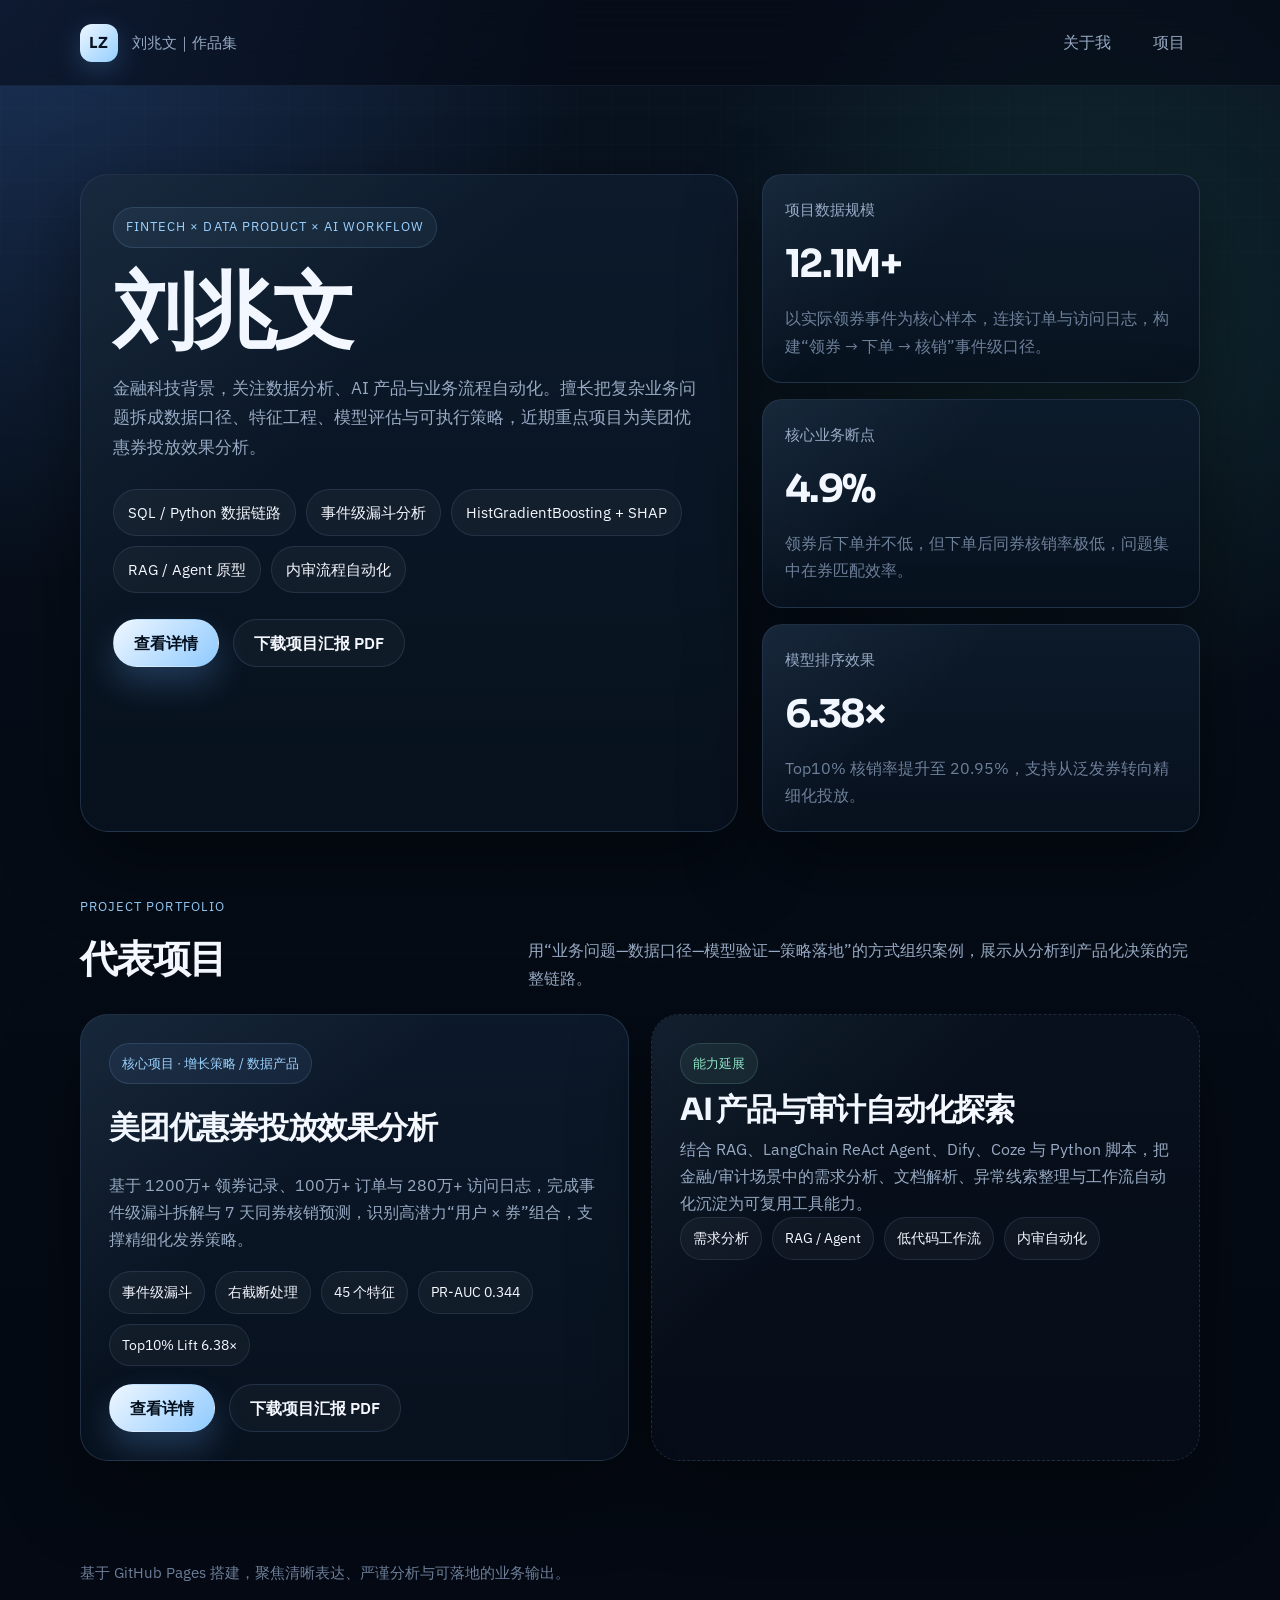
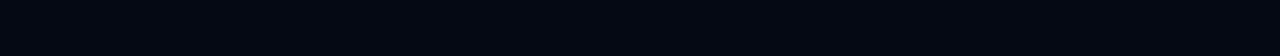
<file: index.html>
<!DOCTYPE html>
<html lang="zh-CN">
  <head>
    <meta charset="UTF-8" />
    <meta name="viewport" content="width=device-width, initial-scale=1.0" />
    <title>刘兆文｜数据分析 / AI 产品 / 内审自动化</title>
    <meta
      name="description"
      content="刘兆文的个人作品集，聚焦数据分析、AI 产品与业务流程自动化，重点展示美团优惠券投放效果分析项目。"
    />
    <link rel="preconnect" href="https://fonts.googleapis.com" />
    <link rel="preconnect" href="https://fonts.gstatic.com" crossorigin />
    <link
      href="https://fonts.googleapis.com/css2?family=IBM+Plex+Sans:wght@400;500;600;700&family=IBM+Plex+Sans+SC:wght@400;500;600;700&family=Sora:wght@500;600;700;800&display=swap"
      rel="stylesheet"
    />
    <link rel="stylesheet" href="./style.css" />
  </head>
  <body>
    <header class="topbar">
      <div class="topbar-inner">
        <a class="brand" href="./index.html" aria-label="返回首页">
          <span class="brand-mark">LZ</span>
          <span>刘兆文｜作品集</span>
        </a>
        <nav class="nav-links" aria-label="主导航">
          <a class="nav-link" href="#about">关于我</a>
          <a class="nav-link" href="#projects">项目</a>
        </nav>
      </div>
    </header>

    <main class="page-shell">
      <section class="hero" id="about">
        <div class="hero-grid">
          <article class="hero-panel">
            <span class="eyebrow">FinTech × Data Product × AI Workflow</span>
            <h1>刘兆文</h1>
            <p class="headline-subtitle">
              金融科技背景，关注数据分析、AI 产品与业务流程自动化。擅长把复杂业务问题拆成数据口径、特征工程、模型评估与可执行策略，近期重点项目为美团优惠券投放效果分析。
            </p>
            <div class="pill-row" aria-label="能力标签">
              <span class="pill">SQL / Python 数据链路</span>
              <span class="pill">事件级漏斗分析</span>
              <span class="pill">HistGradientBoosting + SHAP</span>
              <span class="pill">RAG / Agent 原型</span>
              <span class="pill">内审流程自动化</span>
            </div>
            <div class="action-row">
              <a class="button" href="./projects/waimai-coupon/index.html">查看详情</a>
              <a class="button-secondary" href="./meituan-coupon-presentation.pdf" target="_blank" rel="noopener noreferrer">下载项目汇报 PDF</a>
            </div>
          </article>

          <aside class="hero-stats" aria-label="项目概览信息">
            <section class="metric-card">
              <span class="metric-label">项目数据规模</span>
              <span class="metric-value">12.1M+</span>
              <p class="metric-note">以实际领券事件为核心样本，连接订单与访问日志，构建“领券 → 下单 → 核销”事件级口径。</p>
            </section>
            <section class="metric-card">
              <span class="metric-label">核心业务断点</span>
              <span class="metric-value">4.9%</span>
              <p class="metric-note">领券后下单并不低，但下单后同券核销率极低，问题集中在券匹配效率。</p>
            </section>
            <section class="metric-card">
              <span class="metric-label">模型排序效果</span>
              <span class="metric-value">6.38×</span>
              <p class="metric-note">Top10% 核销率提升至 20.95%，支持从泛发券转向精细化投放。</p>
            </section>
          </aside>
        </div>
      </section>

      <section class="section" id="projects">
        <div class="section-heading">
          <div>
            <p class="section-kicker">Project Portfolio</p>
            <h2 class="section-title">代表项目</h2>
          </div>
          <p class="section-copy">
            用“业务问题—数据口径—模型验证—策略落地”的方式组织案例，展示从分析到产品化决策的完整链路。
          </p>
        </div>

        <div class="project-grid">
          <article class="project-card glass-card">
            <span class="card-tag">核心项目 · 增长策略 / 数据产品</span>
            <h3 class="card-title">美团优惠券投放效果分析</h3>
            <p class="card-copy">
              基于 1200万+ 领券记录、100万+ 订单与 280万+ 访问日志，完成事件级漏斗拆解与 7 天同券核销预测，识别高潜力“用户 × 券”组合，支撑精细化发券策略。
            </p>
            <div class="card-points" aria-label="项目亮点">
              <span class="card-point">事件级漏斗</span>
              <span class="card-point">右截断处理</span>
              <span class="card-point">45 个特征</span>
              <span class="card-point">PR-AUC 0.344</span>
              <span class="card-point">Top10% Lift 6.38×</span>
            </div>
            <div class="action-row">
              <a class="button" href="./projects/waimai-coupon/index.html">查看详情</a>
              <a class="button-secondary" href="./meituan-coupon-presentation.pdf" target="_blank" rel="noopener noreferrer">下载项目汇报 PDF</a>
            </div>
          </article>

          <article class="placeholder-card">
            <span class="placeholder-state">能力延展</span>
            <h3 class="card-title">AI 产品与审计自动化探索</h3>
            <p class="card-copy">
              结合 RAG、LangChain ReAct Agent、Dify、Coze 与 Python 脚本，把金融/审计场景中的需求分析、文档解析、异常线索整理与工作流自动化沉淀为可复用工具能力。
            </p>
            <div class="card-points" aria-label="能力标签">
              <span class="card-point">需求分析</span>
              <span class="card-point">RAG / Agent</span>
              <span class="card-point">低代码工作流</span>
              <span class="card-point">内审自动化</span>
            </div>
          </article>
        </div>
      </section>
    </main>

    <footer class="page-shell footer">
      <p>基于 GitHub Pages 搭建，聚焦清晰表达、严谨分析与可落地的业务输出。</p>
    </footer>
  </body>
</html>
</file>
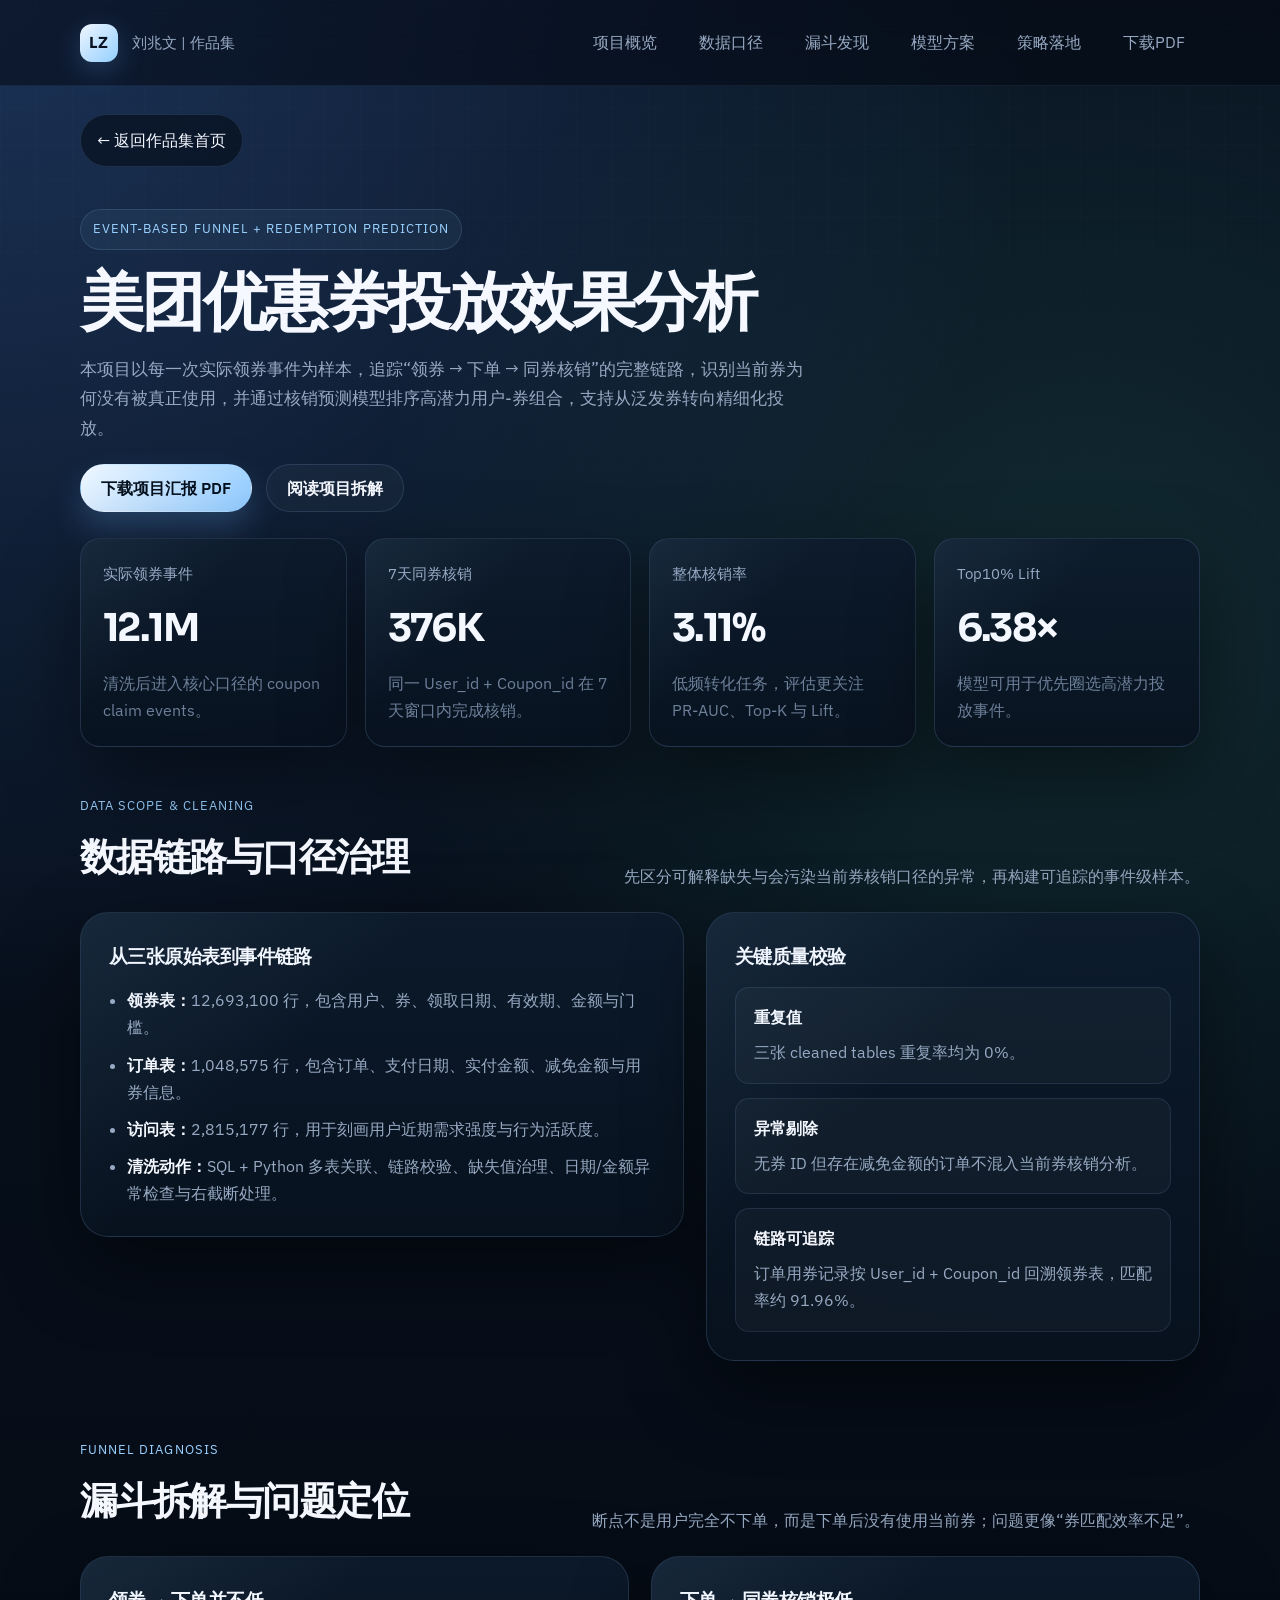
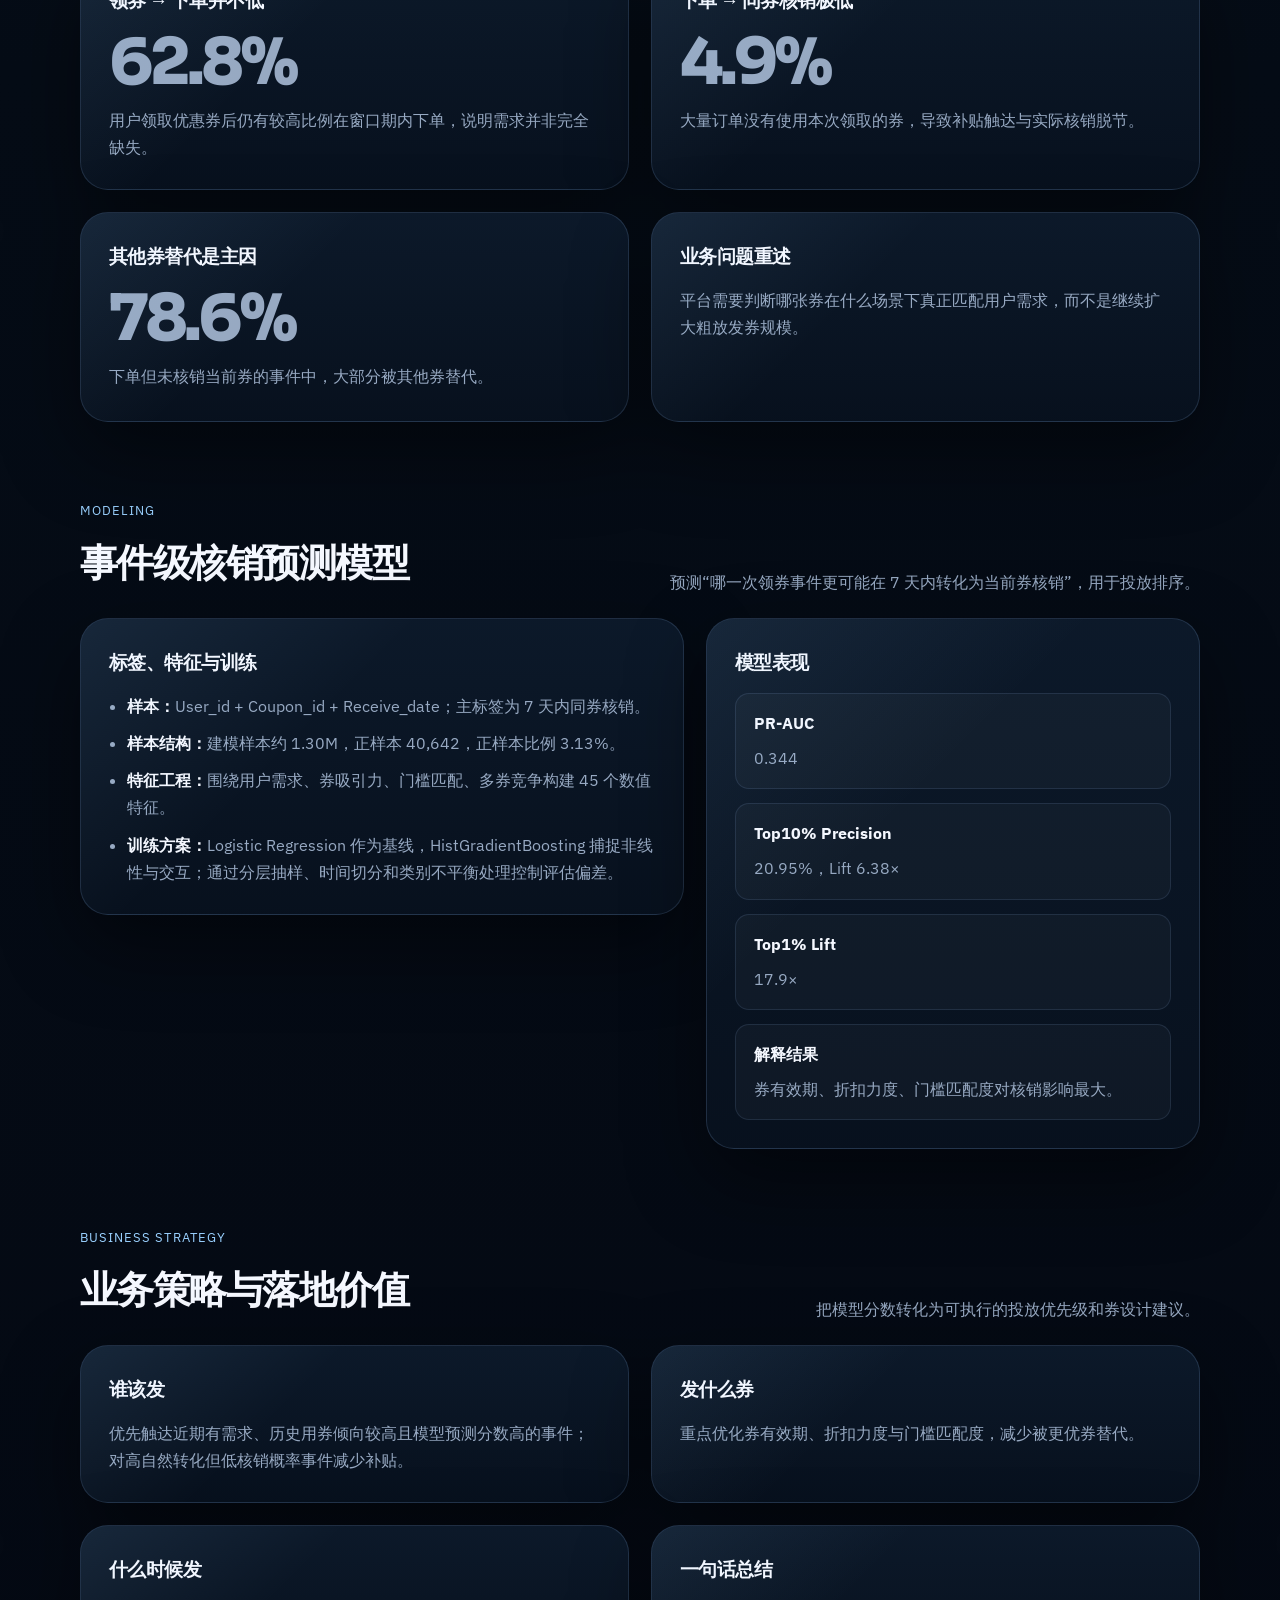
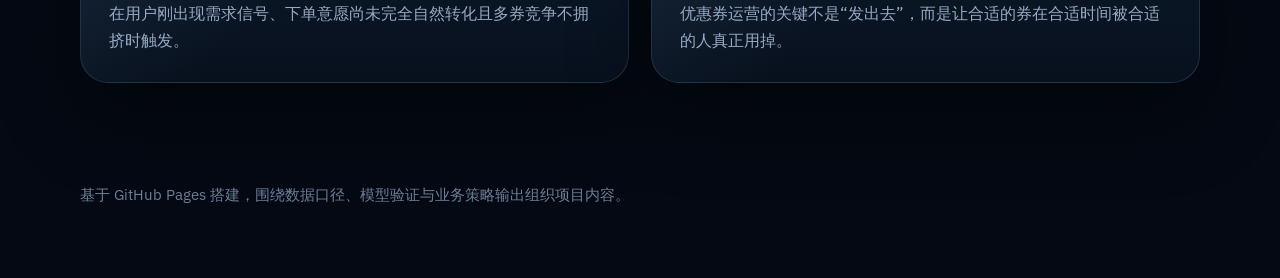
<file: projects/waimai-coupon/index.html>
<!DOCTYPE html>
<html lang="zh-CN">
<head>
  <meta charset="UTF-8" />
  <meta name="viewport" content="width=device-width, initial-scale=1.0" />
  <title>美团优惠券投放效果分析 | 刘兆文</title>
  <meta name="description" content="从事件级漏斗到核销预测模型：识别高潜力用户-券组合，实现精细化运营。" />
  <link rel="preconnect" href="https://fonts.googleapis.com" />
  <link rel="preconnect" href="https://fonts.gstatic.com" crossorigin />
  <link href="https://fonts.googleapis.com/css2?family=IBM+Plex+Sans:wght@400;500;600;700&family=IBM+Plex+Sans+SC:wght@400;500;600;700&family=Sora:wght@500;600;700;800&display=swap" rel="stylesheet" />
  <link rel="stylesheet" href="../../style.css" />
</head>
<body>
  <header class="topbar">
    <div class="topbar-inner">
      <a class="brand" href="../../index.html" aria-label="返回首页"><span class="brand-mark">LZ</span><span>刘兆文 | 作品集</span></a>
      <nav class="nav-links" aria-label="项目导航">
        <a class="nav-link" href="#overview">项目概览</a>
        <a class="nav-link" href="#data">数据口径</a>
        <a class="nav-link" href="#funnel">漏斗发现</a>
        <a class="nav-link" href="#model">模型方案</a>
        <a class="nav-link" href="#strategy">策略落地</a>
        <a class="nav-link" href="../../meituan-coupon-presentation.pdf" target="_blank" rel="noopener noreferrer">下载PDF</a>
      </nav>
    </div>
  </header>

  <main class="page-shell">
    <div class="back-link"><a href="../../index.html">← 返回作品集首页</a></div>

    <section class="page-hero" id="overview">
      <span class="eyebrow">Event-Based Funnel + Redemption Prediction</span>
      <h1 class="page-title project-page-title">美团优惠券投放效果分析</h1>
      <p class="page-intro">本项目以每一次实际领券事件为样本，追踪“领券 → 下单 → 同券核销”的完整链路，识别当前券为何没有被真正使用，并通过核销预测模型排序高潜力用户-券组合，支持从泛发券转向精细化投放。</p>
      <div class="action-row presentation-actions" style="margin-top:22px;">
        <a class="button" href="../../meituan-coupon-presentation.pdf" target="_blank" rel="noopener noreferrer">下载项目汇报 PDF</a>
        <a class="button-secondary" href="#data">阅读项目拆解</a>
      </div>
      <div class="highlight-bar highlight-bar-four">
        <section class="metric-card"><span class="metric-label">实际领券事件</span><span class="metric-value">12.1M</span><p class="metric-note">清洗后进入核心口径的 coupon claim events。</p></section>
        <section class="metric-card"><span class="metric-label">7天同券核销</span><span class="metric-value">376K</span><p class="metric-note">同一 User_id + Coupon_id 在 7 天窗口内完成核销。</p></section>
        <section class="metric-card"><span class="metric-label">整体核销率</span><span class="metric-value">3.11%</span><p class="metric-note">低频转化任务，评估更关注 PR-AUC、Top-K 与 Lift。</p></section>
        <section class="metric-card"><span class="metric-label">Top10% Lift</span><span class="metric-value">6.38×</span><p class="metric-note">模型可用于优先圈选高潜力投放事件。</p></section>
      </div>
    </section>

    <section class="section" id="data">
      <div class="section-heading"><div><p class="section-kicker">Data Scope & Cleaning</p><h2 class="section-title">数据链路与口径治理</h2></div><p class="section-copy">先区分可解释缺失与会污染当前券核销口径的异常，再构建可追踪的事件级样本。</p></div>
      <div class="detail-grid">
        <article class="section-card"><h3>从三张原始表到事件链路</h3><ul><li><strong>领券表：</strong>12,693,100 行，包含用户、券、领取日期、有效期、金额与门槛。</li><li><strong>订单表：</strong>1,048,575 行，包含订单、支付日期、实付金额、减免金额与用券信息。</li><li><strong>访问表：</strong>2,815,177 行，用于刻画用户近期需求强度与行为活跃度。</li><li><strong>清洗动作：</strong>SQL + Python 多表关联、链路校验、缺失值治理、日期/金额异常检查与右截断处理。</li></ul></article>
        <aside class="section-card"><h3>关键质量校验</h3><div class="data-points"><div class="data-point"><strong>重复值</strong>三张 cleaned tables 重复率均为 0%。</div><div class="data-point"><strong>异常剔除</strong>无券 ID 但存在减免金额的订单不混入当前券核销分析。</div><div class="data-point"><strong>链路可追踪</strong>订单用券记录按 User_id + Coupon_id 回溯领券表，匹配率约 91.96%。</div></div></aside>
      </div>
    </section>

    <section class="section" id="funnel">
      <div class="section-heading"><div><p class="section-kicker">Funnel Diagnosis</p><h2 class="section-title">漏斗拆解与问题定位</h2></div><p class="section-copy">断点不是用户完全不下单，而是下单后没有使用当前券；问题更像“券匹配效率不足”。</p></div>
      <div class="insight-grid">
        <article class="section-card insight-card-strong"><h3>领券 → 下单并不低</h3><p class="mega-number">62.8%</p><p>用户领取优惠券后仍有较高比例在窗口期内下单，说明需求并非完全缺失。</p></article>
        <article class="section-card insight-card-strong"><h3>下单 → 同券核销极低</h3><p class="mega-number">4.9%</p><p>大量订单没有使用本次领取的券，导致补贴触达与实际核销脱节。</p></article>
        <article class="section-card insight-card-strong"><h3>其他券替代是主因</h3><p class="mega-number">78.6%</p><p>下单但未核销当前券的事件中，大部分被其他券替代。</p></article>
        <article class="section-card insight-card-strong"><h3>业务问题重述</h3><p>平台需要判断哪张券在什么场景下真正匹配用户需求，而不是继续扩大粗放发券规模。</p></article>
      </div>
    </section>

    <section class="section" id="model">
      <div class="section-heading"><div><p class="section-kicker">Modeling</p><h2 class="section-title">事件级核销预测模型</h2></div><p class="section-copy">预测“哪一次领券事件更可能在 7 天内转化为当前券核销”，用于投放排序。</p></div>
      <div class="detail-grid">
        <article class="section-card"><h3>标签、特征与训练</h3><ul><li><strong>样本：</strong>User_id + Coupon_id + Receive_date；主标签为 7 天内同券核销。</li><li><strong>样本结构：</strong>建模样本约 1.30M，正样本 40,642，正样本比例 3.13%。</li><li><strong>特征工程：</strong>围绕用户需求、券吸引力、门槛匹配、多券竞争构建 45 个数值特征。</li><li><strong>训练方案：</strong>Logistic Regression 作为基线，HistGradientBoosting 捕捉非线性与交互；通过分层抽样、时间切分和类别不平衡处理控制评估偏差。</li></ul></article>
        <aside class="section-card"><h3>模型表现</h3><div class="data-points"><div class="data-point"><strong>PR-AUC</strong>0.344</div><div class="data-point"><strong>Top10% Precision</strong>20.95%，Lift 6.38×</div><div class="data-point"><strong>Top1% Lift</strong>17.9×</div><div class="data-point"><strong>解释结果</strong>券有效期、折扣力度、门槛匹配度对核销影响最大。</div></div></aside>
      </div>
    </section>

    <section class="section" id="strategy">
      <div class="section-heading"><div><p class="section-kicker">Business Strategy</p><h2 class="section-title">业务策略与落地价值</h2></div><p class="section-copy">把模型分数转化为可执行的投放优先级和券设计建议。</p></div>
      <div class="insight-grid">
        <article class="section-card"><h3>谁该发</h3><p>优先触达近期有需求、历史用券倾向较高且模型预测分数高的事件；对高自然转化但低核销概率事件减少补贴。</p></article>
        <article class="section-card"><h3>发什么券</h3><p>重点优化券有效期、折扣力度与门槛匹配度，减少被更优券替代。</p></article>
        <article class="section-card"><h3>什么时候发</h3><p>在用户刚出现需求信号、下单意愿尚未完全自然转化且多券竞争不拥挤时触发。</p></article>
        <article class="section-card"><h3>一句话总结</h3><p>优惠券运营的关键不是“发出去”，而是让合适的券在合适时间被合适的人真正用掉。</p></article>
      </div>
    </section>
  </main>

  <footer class="page-shell footer"><p>基于 GitHub Pages 搭建，围绕数据口径、模型验证与业务策略输出组织项目内容。</p></footer>
</body>
</html>
</file>
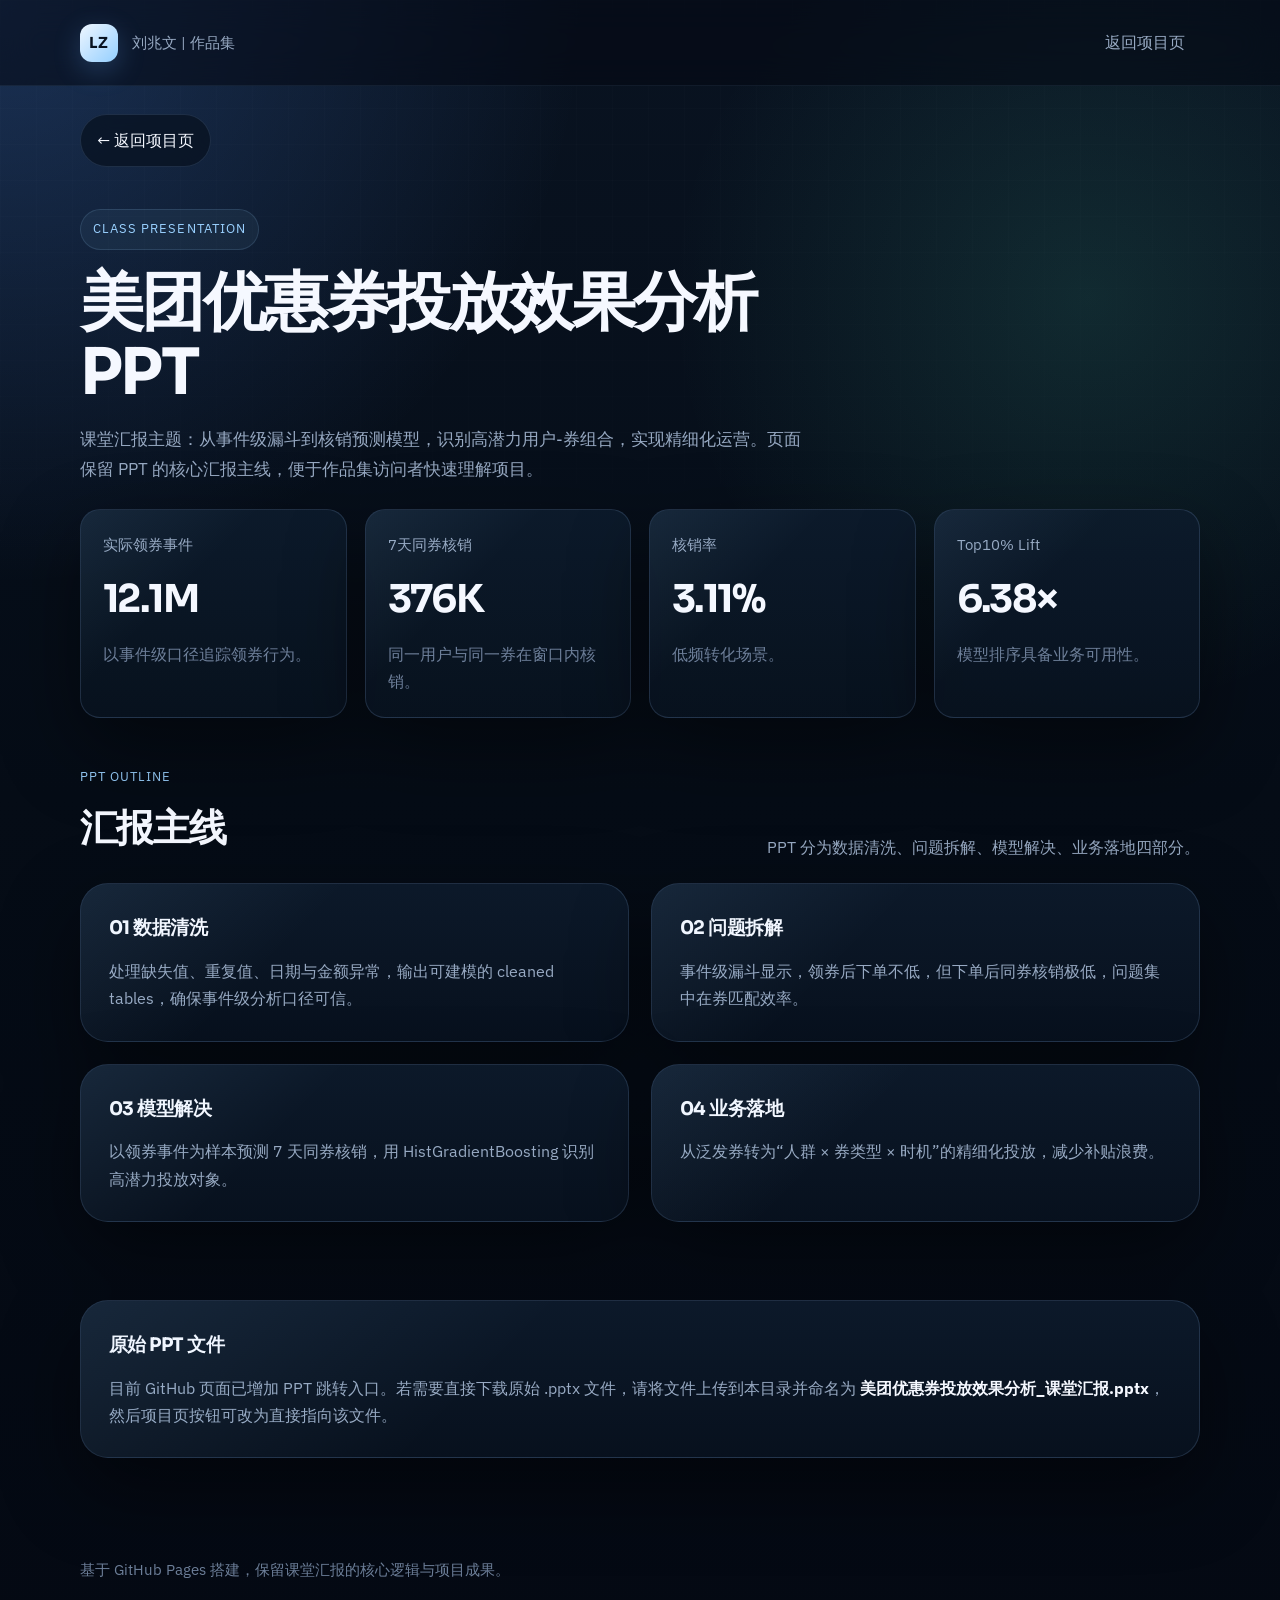
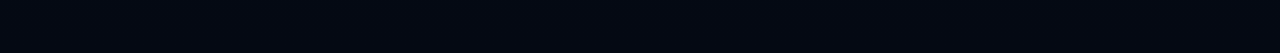
<file: projects/waimai-coupon/slides.html>
<!DOCTYPE html>
<html lang="zh-CN">
<head>
  <meta charset="UTF-8" />
  <meta name="viewport" content="width=device-width, initial-scale=1.0" />
  <title>美团优惠券投放效果分析 PPT | 刘兆文</title>
  <meta name="description" content="美团优惠券投放效果分析课堂汇报 PPT 入口。" />
  <link rel="preconnect" href="https://fonts.googleapis.com" />
  <link rel="preconnect" href="https://fonts.gstatic.com" crossorigin />
  <link href="https://fonts.googleapis.com/css2?family=IBM+Plex+Sans:wght@400;500;600;700&family=IBM+Plex+Sans+SC:wght@400;500;600;700&family=Sora:wght@500;600;700;800&display=swap" rel="stylesheet" />
  <link rel="stylesheet" href="../../style.css" />
</head>
<body>
  <header class="topbar">
    <div class="topbar-inner">
      <a class="brand" href="../../index.html" aria-label="返回首页"><span class="brand-mark">LZ</span><span>刘兆文 | 作品集</span></a>
      <nav class="nav-links" aria-label="页面导航">
        <a class="nav-link" href="./index.html">返回项目页</a>
      </nav>
    </div>
  </header>

  <main class="page-shell">
    <div class="back-link"><a href="./index.html">← 返回项目页</a></div>

    <section class="page-hero">
      <span class="eyebrow">Class Presentation</span>
      <h1 class="page-title project-page-title">美团优惠券投放效果分析 PPT</h1>
      <p class="page-intro">课堂汇报主题：从事件级漏斗到核销预测模型，识别高潜力用户-券组合，实现精细化运营。页面保留 PPT 的核心汇报主线，便于作品集访问者快速理解项目。</p>
      <div class="highlight-bar highlight-bar-four">
        <section class="metric-card"><span class="metric-label">实际领券事件</span><span class="metric-value">12.1M</span><p class="metric-note">以事件级口径追踪领券行为。</p></section>
        <section class="metric-card"><span class="metric-label">7天同券核销</span><span class="metric-value">376K</span><p class="metric-note">同一用户与同一券在窗口内核销。</p></section>
        <section class="metric-card"><span class="metric-label">核销率</span><span class="metric-value">3.11%</span><p class="metric-note">低频转化场景。</p></section>
        <section class="metric-card"><span class="metric-label">Top10% Lift</span><span class="metric-value">6.38×</span><p class="metric-note">模型排序具备业务可用性。</p></section>
      </div>
    </section>

    <section class="section">
      <div class="section-heading"><div><p class="section-kicker">PPT Outline</p><h2 class="section-title">汇报主线</h2></div><p class="section-copy">PPT 分为数据清洗、问题拆解、模型解决、业务落地四部分。</p></div>
      <div class="insight-grid">
        <article class="section-card"><h3>01 数据清洗</h3><p>处理缺失值、重复值、日期与金额异常，输出可建模的 cleaned tables，确保事件级分析口径可信。</p></article>
        <article class="section-card"><h3>02 问题拆解</h3><p>事件级漏斗显示，领券后下单不低，但下单后同券核销极低，问题集中在券匹配效率。</p></article>
        <article class="section-card"><h3>03 模型解决</h3><p>以领券事件为样本预测 7 天同券核销，用 HistGradientBoosting 识别高潜力投放对象。</p></article>
        <article class="section-card"><h3>04 业务落地</h3><p>从泛发券转为“人群 × 券类型 × 时机”的精细化投放，减少补贴浪费。</p></article>
      </div>
    </section>

    <section class="section">
      <article class="section-card">
        <h3>原始 PPT 文件</h3>
        <p>目前 GitHub 页面已增加 PPT 跳转入口。若需要直接下载原始 .pptx 文件，请将文件上传到本目录并命名为 <strong>美团优惠券投放效果分析_课堂汇报.pptx</strong>，然后项目页按钮可改为直接指向该文件。</p>
      </article>
    </section>
  </main>

  <footer class="page-shell footer"><p>基于 GitHub Pages 搭建，保留课堂汇报的核心逻辑与项目成果。</p></footer>
</body>
</html>
</file>
<file: style.css>
:root {
  --bg: #07111f;
  --bg-elevated: rgba(10, 22, 38, 0.78);
  --bg-soft: rgba(118, 166, 255, 0.08);
  --surface: rgba(11, 23, 37, 0.92);
  --surface-strong: #0d1b2c;
  --border: rgba(157, 196, 255, 0.16);
  --border-strong: rgba(157, 196, 255, 0.3);
  --text: #f5f8ff;
  --text-muted: #97a9c2;
  --text-subtle: #6d7f99;
  --accent: #9ad1ff;
  --accent-strong: #6cb4ff;
  --accent-glow: rgba(108, 180, 255, 0.18);
  --success: #8be3c0;
  --shadow: 0 30px 80px rgba(0, 0, 0, 0.45);
  --radius-xl: 28px;
  --radius-lg: 20px;
  --radius-md: 14px;
  --radius-sm: 10px;
  --font-display: "Sora", "Avenir Next", "PingFang SC", "Microsoft YaHei", sans-serif;
  --font-body: "IBM Plex Sans", "IBM Plex Sans SC", "PingFang SC", "Hiragino Sans GB", sans-serif;
  --container: 1120px;
}

*,
*::before,
*::after {
  box-sizing: border-box;
}

html {
  scroll-behavior: smooth;
}

body {
  margin: 0;
  min-height: 100vh;
  font-family: var(--font-body);
  color: var(--text);
  background:
    radial-gradient(circle at top left, rgba(83, 148, 255, 0.24), transparent 28%),
    radial-gradient(circle at 85% 18%, rgba(87, 229, 191, 0.12), transparent 24%),
    linear-gradient(180deg, #091321 0%, #050c16 48%, #040913 100%);
  line-height: 1.7;
}

body::before {
  content: "";
  position: fixed;
  inset: 0;
  pointer-events: none;
  background-image:
    linear-gradient(rgba(255, 255, 255, 0.02) 1px, transparent 1px),
    linear-gradient(90deg, rgba(255, 255, 255, 0.02) 1px, transparent 1px);
  background-size: 36px 36px;
  mask-image: linear-gradient(180deg, rgba(0, 0, 0, 0.72), transparent 92%);
}

a {
  color: inherit;
  text-decoration: none;
}

img {
  max-width: 100%;
  display: block;
}

.page-shell {
  width: min(calc(100% - 40px), var(--container));
  margin: 0 auto;
}

.topbar {
  position: sticky;
  top: 0;
  z-index: 20;
  backdrop-filter: blur(18px);
  background: rgba(4, 9, 19, 0.55);
  border-bottom: 1px solid rgba(157, 196, 255, 0.08);
}

.topbar-inner {
  width: min(calc(100% - 40px), var(--container));
  margin: 0 auto;
  display: flex;
  align-items: center;
  justify-content: space-between;
  gap: 16px;
  padding: 18px 0;
}

.brand {
  display: flex;
  align-items: center;
  gap: 14px;
  font-size: 0.95rem;
  color: var(--text-muted);
}

.brand-mark {
  width: 38px;
  height: 38px;
  display: grid;
  place-items: center;
  border-radius: 12px;
  font-family: var(--font-display);
  font-weight: 700;
  letter-spacing: 0.08em;
  color: var(--bg);
  background: linear-gradient(135deg, #eef6ff 0%, #94cfff 100%);
  box-shadow: 0 8px 28px rgba(108, 180, 255, 0.24);
}

.nav-links {
  display: flex;
  align-items: center;
  gap: 12px;
  flex-wrap: wrap;
}

.nav-link {
  padding: 10px 14px;
  border-radius: 999px;
  color: var(--text-muted);
  transition: color 180ms ease, background-color 180ms ease, border-color 180ms ease;
  border: 1px solid transparent;
}

.nav-link:hover,
.nav-link:focus-visible {
  color: var(--text);
  background: rgba(255, 255, 255, 0.04);
  border-color: rgba(157, 196, 255, 0.12);
  outline: none;
}

.hero {
  padding: 88px 0 42px;
}

.hero-grid {
  display: grid;
  grid-template-columns: minmax(0, 1.2fr) minmax(280px, 0.8fr);
  gap: 24px;
  align-items: stretch;
}

.hero-panel,
.glass-card,
.section-card,
.metric-card,
.placeholder-card {
  position: relative;
  overflow: hidden;
  background: linear-gradient(180deg, rgba(13, 27, 44, 0.92), rgba(8, 18, 31, 0.92));
  border: 1px solid var(--border);
  box-shadow: var(--shadow);
}

.hero-panel,
.glass-card {
  border-radius: var(--radius-xl);
  padding: 32px;
}

.hero-panel::before,
.glass-card::before,
.section-card::before,
.metric-card::before,
.placeholder-card::before {
  content: "";
  position: absolute;
  inset: 0;
  pointer-events: none;
  background: linear-gradient(135deg, rgba(154, 209, 255, 0.08), transparent 38%);
}

.eyebrow {
  display: inline-flex;
  align-items: center;
  gap: 8px;
  padding: 8px 12px;
  margin-bottom: 18px;
  border: 1px solid rgba(154, 209, 255, 0.14);
  border-radius: 999px;
  background: rgba(154, 209, 255, 0.06);
  color: var(--accent);
  font-size: 0.82rem;
  letter-spacing: 0.08em;
  text-transform: uppercase;
}

.hero h1,
.page-title {
  margin: 0 0 16px;
  font-family: var(--font-display);
  font-weight: 700;
  line-height: 1.1;
  letter-spacing: -0.04em;
}

.hero h1 {
  font-size: clamp(2.8rem, 7vw, 5.2rem);
  max-width: 9ch;
}

.headline-subtitle {
  max-width: 42rem;
  margin: 0 0 28px;
  color: var(--text-muted);
  font-size: 1.08rem;
}

.pill-row {
  display: flex;
  flex-wrap: wrap;
  gap: 10px;
  margin-bottom: 26px;
}

.pill {
  padding: 10px 14px;
  border-radius: 999px;
  font-size: 0.92rem;
  color: var(--text);
  background: rgba(255, 255, 255, 0.04);
  border: 1px solid rgba(157, 196, 255, 0.12);
}

.action-row {
  display: flex;
  flex-wrap: wrap;
  gap: 14px;
}

.button,
.button-secondary {
  display: inline-flex;
  align-items: center;
  justify-content: center;
  gap: 10px;
  min-height: 48px;
  padding: 0 20px;
  border-radius: 999px;
  border: 1px solid transparent;
  font-weight: 600;
  transition: transform 180ms ease, box-shadow 180ms ease, border-color 180ms ease, background-color 180ms ease;
}

.button {
  color: #04101d;
  background: linear-gradient(135deg, #eff7ff 0%, #8fcaff 100%);
  box-shadow: 0 16px 32px rgba(108, 180, 255, 0.24);
}

.button-secondary {
  color: var(--text);
  background: rgba(255, 255, 255, 0.03);
  border-color: rgba(157, 196, 255, 0.14);
}

.button:hover,
.button-secondary:hover,
.button:focus-visible,
.button-secondary:focus-visible {
  transform: translateY(-1px);
  outline: none;
}

.hero-stats {
  display: grid;
  gap: 16px;
  align-content: start;
}

.metric-card {
  border-radius: var(--radius-lg);
  padding: 22px;
}

.metric-label {
  display: block;
  margin-bottom: 10px;
  color: var(--text-muted);
  font-size: 0.92rem;
}

.metric-value {
  display: block;
  margin-bottom: 8px;
  font-family: var(--font-display);
  font-size: clamp(1.6rem, 3vw, 2.4rem);
  font-weight: 700;
  letter-spacing: -0.04em;
}

.metric-note {
  margin: 0;
  color: var(--text-subtle);
}

.section {
  padding: 22px 0 56px;
}

.section-heading {
  display: flex;
  align-items: end;
  justify-content: space-between;
  gap: 18px;
  margin-bottom: 22px;
}

.section-title {
  margin: 0;
  font-family: var(--font-display);
  font-size: clamp(1.8rem, 3vw, 2.7rem);
  letter-spacing: -0.04em;
}

.section-kicker {
  margin: 0 0 8px;
  color: var(--accent);
  letter-spacing: 0.08em;
  text-transform: uppercase;
  font-size: 0.82rem;
}

.section-copy {
  margin: 0;
  max-width: 42rem;
  color: var(--text-muted);
}

.project-grid,
.detail-grid,
.insight-grid {
  display: grid;
  gap: 22px;
}

.project-grid {
  grid-template-columns: repeat(2, minmax(0, 1fr));
}

.project-card,
.placeholder-card,
.section-card {
  border-radius: var(--radius-xl);
  padding: 28px;
}

.project-card {
  display: grid;
  gap: 18px;
}

.card-tag {
  display: inline-flex;
  align-items: center;
  width: fit-content;
  padding: 8px 12px;
  border-radius: 999px;
  background: var(--bg-soft);
  border: 1px solid rgba(154, 209, 255, 0.14);
  color: var(--accent);
  font-size: 0.84rem;
}

.card-title {
  margin: 0;
  font-family: var(--font-display);
  font-size: clamp(1.55rem, 2.4vw, 2rem);
  letter-spacing: -0.04em;
}

.card-copy {
  margin: 0;
  color: var(--text-muted);
}

.card-points {
  display: flex;
  flex-wrap: wrap;
  gap: 10px;
}

.card-point {
  padding: 8px 12px;
  border-radius: 999px;
  background: rgba(255, 255, 255, 0.04);
  border: 1px solid rgba(157, 196, 255, 0.12);
  color: var(--text);
  font-size: 0.9rem;
}

.placeholder-card {
  border-style: dashed;
  background: linear-gradient(180deg, rgba(9, 18, 31, 0.78), rgba(6, 13, 24, 0.9));
}

.placeholder-state {
  display: inline-flex;
  width: fit-content;
  padding: 8px 12px;
  border-radius: 999px;
  color: var(--success);
  background: rgba(139, 227, 192, 0.08);
  border: 1px solid rgba(139, 227, 192, 0.16);
  font-size: 0.84rem;
}

.footer {
  padding: 28px 0 56px;
  color: var(--text-subtle);
  font-size: 0.92rem;
}

.back-link {
  position: sticky;
  top: 84px;
  z-index: 10;
  width: fit-content;
  margin: 28px 0 0;
}

.back-link a {
  display: inline-flex;
  align-items: center;
  gap: 10px;
  padding: 12px 16px;
  border-radius: 999px;
  border: 1px solid rgba(157, 196, 255, 0.14);
  background: rgba(7, 17, 31, 0.72);
  backdrop-filter: blur(14px);
  color: var(--text);
}

.page-hero {
  padding: 42px 0 26px;
}

.page-title {
  font-size: clamp(2.4rem, 5vw, 4.4rem);
  max-width: 11ch;
}

.project-page-title {
  max-width: 14ch;
}

.page-intro {
  max-width: 46rem;
  margin: 0;
  color: var(--text-muted);
  font-size: 1.08rem;
}

.highlight-bar {
  display: grid;
  grid-template-columns: repeat(3, minmax(0, 1fr));
  gap: 18px;
  margin-top: 26px;
}

.highlight-bar-four {
  grid-template-columns: repeat(4, minmax(0, 1fr));
}

.detail-grid {
  grid-template-columns: 1.1fr 0.9fr;
  align-items: start;
}

.section-stack {
  display: grid;
  gap: 20px;
}

.section-card h2,
.section-card h3 {
  margin: 0 0 14px;
  font-family: var(--font-display);
  letter-spacing: -0.03em;
}

.section-card p,
.section-card li {
  margin: 0;
  color: var(--text-muted);
}

.section-card ul {
  margin: 0;
  padding-left: 18px;
  display: grid;
  gap: 10px;
}

.section-card strong {
  color: var(--text);
}

.data-points {
  display: grid;
  gap: 14px;
}

.data-point {
  padding: 16px 18px;
  border-radius: var(--radius-md);
  background: rgba(255, 255, 255, 0.03);
  border: 1px solid rgba(157, 196, 255, 0.12);
  color: var(--text-muted);
}

.data-point strong {
  display: block;
  margin-bottom: 8px;
  color: var(--text);
}

.insight-grid {
  grid-template-columns: repeat(2, minmax(0, 1fr));
}

.insight-card-strong {
  min-height: 210px;
}

.mega-number {
  margin: 4px 0 12px !important;
  font-family: var(--font-display);
  font-size: clamp(2.4rem, 5vw, 4.4rem);
  font-weight: 800;
  line-height: 1;
  letter-spacing: -0.06em;
  color: var(--accent);
}

.resume-block li {
  line-height: 1.75;
}

.callout {
  padding: 18px 20px;
  border-left: 3px solid var(--accent-strong);
  border-radius: 0 var(--radius-md) var(--radius-md) 0;
  background: rgba(154, 209, 255, 0.06);
  color: var(--text);
}

@media (max-width: 1100px) {
  .highlight-bar-four {
    grid-template-columns: repeat(2, minmax(0, 1fr));
  }
}

@media (max-width: 980px) {
  .hero-grid,
  .detail-grid,
  .project-grid,
  .highlight-bar,
  .highlight-bar-four,
  .insight-grid {
    grid-template-columns: 1fr;
  }

  .back-link {
    position: static;
    margin-top: 20px;
  }
}

@media (max-width: 720px) {
  .page-shell,
  .topbar-inner {
    width: min(calc(100% - 28px), var(--container));
  }

  .topbar-inner,
  .brand,
  .nav-links,
  .action-row {
    align-items: flex-start;
  }

  .topbar-inner {
    flex-direction: column;
    padding: 16px 0;
  }

  .hero,
  .section,
  .page-hero {
    padding-top: 34px;
  }

  .hero-panel,
  .glass-card,
  .project-card,
  .placeholder-card,
  .section-card {
    padding: 22px;
  }
}
</file>
